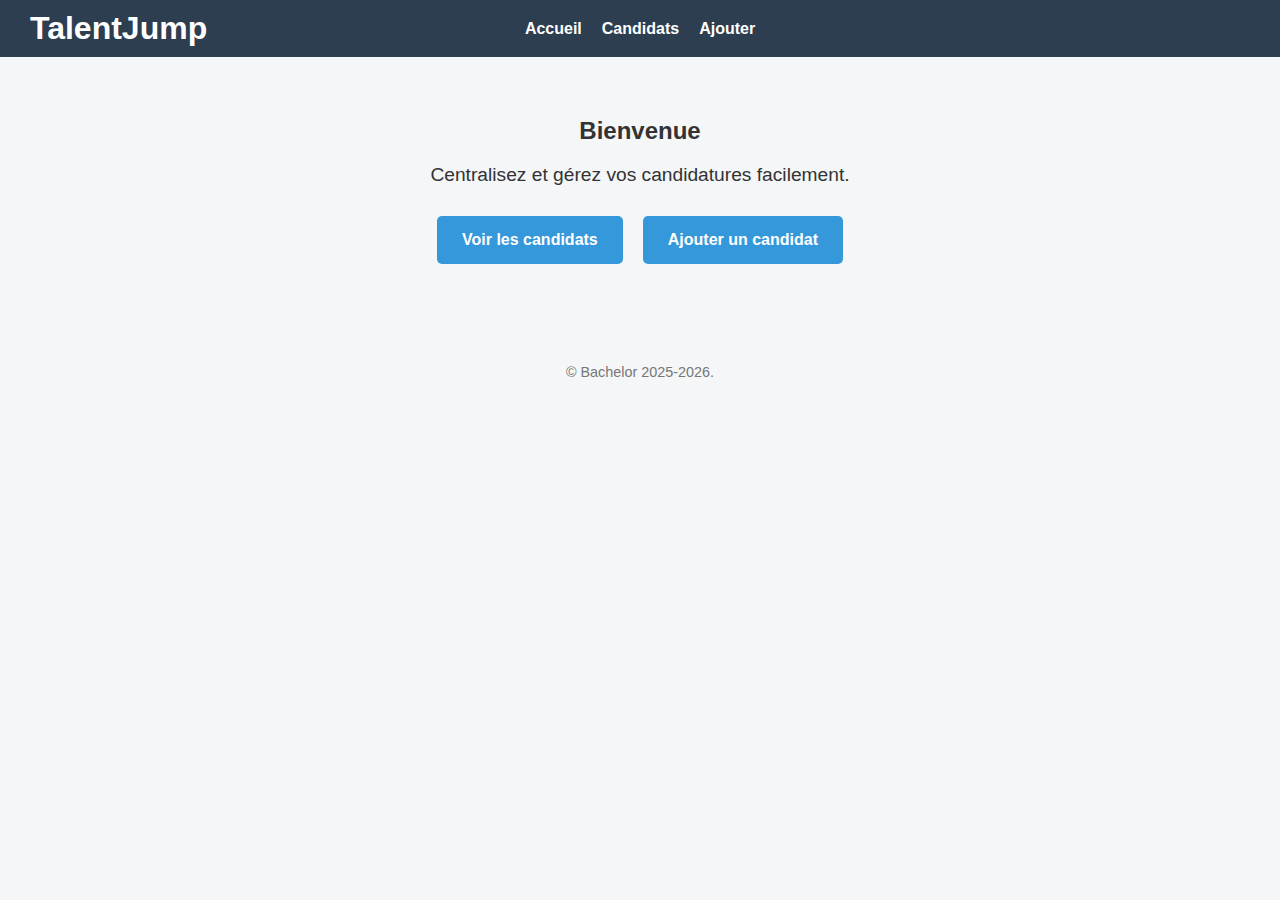
<file: index.html>
<!DOCTYPE html>
<html lang="fr">
<head>
    <meta charset="UTF-8">
    <meta name="viewport" content="width=device-width, initial-scale=1.0">
    <title>TalentJump - Accueil</title>
    <style>
        body {
            font-family: Arial, sans-serif;
            margin: 0;
            padding: 0;
            background-color: #f4f6f8;
            color: #333;
        }

        /* --- NAVBAR --- */
        nav {
            background-color: #2c3e50;
            display: flex;
            align-items: center;
            justify-content: space-between;
            padding: 10px 30px;
            position: sticky;
            top: 0;
        }

        .nav-left {
            flex: 1;
        }

        .nav-center {
            flex: 1;
            display: flex;
            justify-content: center;
        }

        .nav-right {
            flex: 1; /* vide pour équilibrer */
        }

        nav h1 {
            color: white;
            margin: 0;
        }

        nav ul {
            list-style: none;
            display: flex;
            gap: 20px;
            margin: 0;
            padding: 0;
        }

        nav ul li a {
            color: white;
            text-decoration: none;
            font-weight: bold;
            transition: color 0.3s;
        }

        nav ul li a:hover {
            color: #3498db;
        }

        main {
            padding: 40px 20px;
            text-align: center;
        }

        h2 {
            margin-bottom: 10px;
        }

        p {
            font-size: 1.2em;
            margin-bottom: 30px;
        }

        .btn-container {
            display: flex;
            justify-content: center;
            gap: 20px;
            flex-wrap: wrap;
        }

        a.button {
            background-color: #3498db;
            color: white;
            padding: 15px 25px;
            text-decoration: none;
            border-radius: 5px;
            font-weight: bold;
            transition: background-color 0.3s ease;
        }

        a.button:hover {
            background-color: #2980b9;
        }

        footer {
            margin-top: 50px;
            text-align: center;
            font-size: 0.9em;
            color: #777;
            padding: 10px;
        }
    </style>
</head>
<body>
    <!-- NAVIGATION -->
    <nav>
        <div class="nav-left">
            <h1>TalentJump</h1>
        </div>
        <div class="nav-center">
            <ul>
                <li><a href="index.html">Accueil</a></li>
                <li><a href="candidats.html">Candidats</a></li>
                <li><a href="ajouter.html">Ajouter</a></li>
            </ul>
        </div>
        <div class="nav-right"></div>
    </nav>

    <!-- CONTENU -->
    <main>
        <h2>Bienvenue</h2>
        <p>Centralisez et gérez vos candidatures facilement.</p>
        <div class="btn-container">
            <a href="candidats.html" class="button">Voir les candidats</a>
            <a href="ajouter.html" class="button">Ajouter un candidat</a>
        </div>
    </main>

    <!-- PIED DE PAGE -->
    <footer>
        &copy; Bachelor 2025-2026.
    </footer>
</body>
</html>
</file>
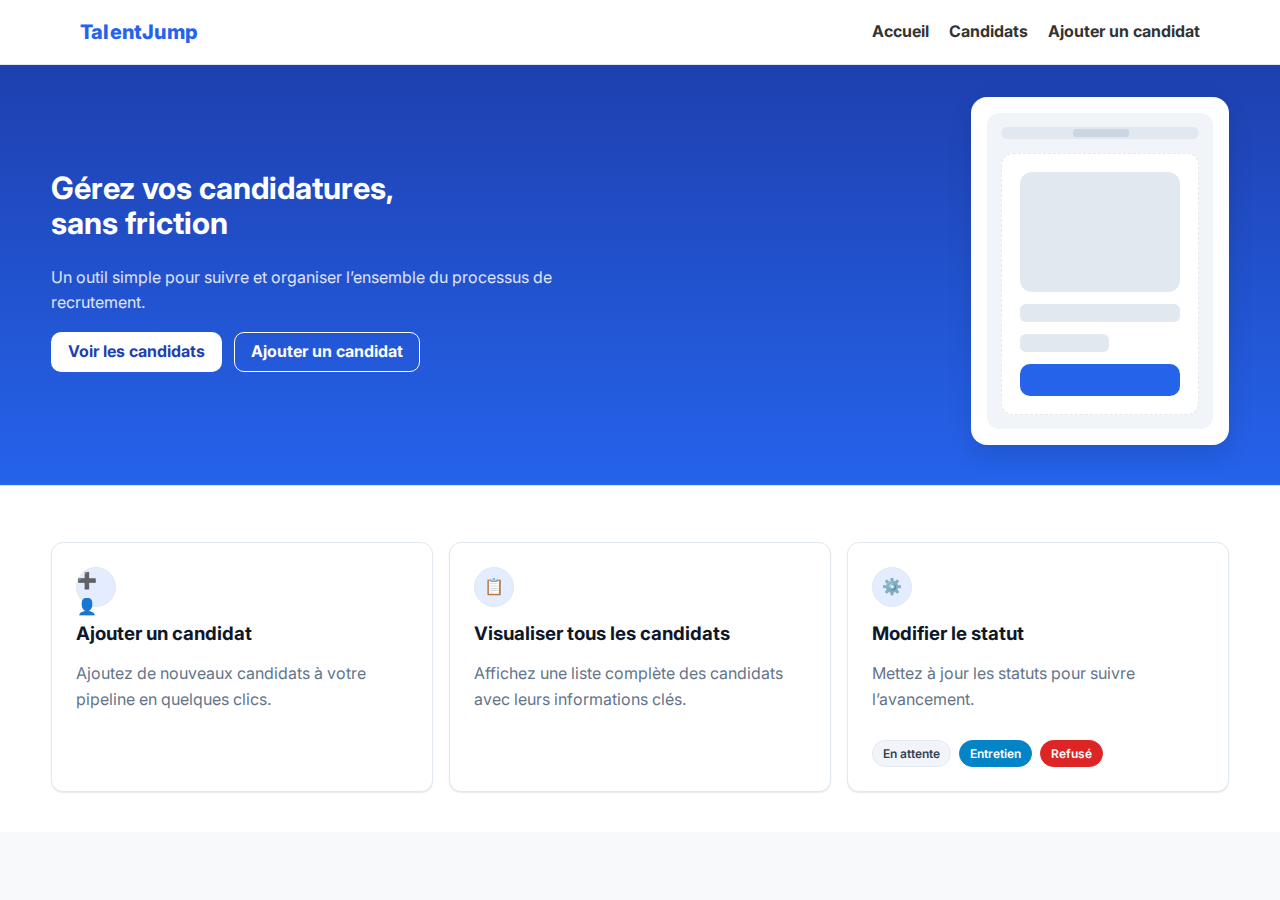
<file: front/index.html>
<!DOCTYPE html>
<!-- Indique au navigateur qu'on utilise le HTML5 moderne -->
<html lang="fr">
  <!-- "lang=fr" aide l'accessibilité (lecteurs d'écran) et le SEO -->
  <head>
    <meta charset="utf-8" />
    <!-- Affichage responsive : largeur = largeur de l'écran, zoom initial 1 -->
    <meta name="viewport" content="width=device-width,initial-scale=1" />
    <title>TalentJump — Gérez vos candidatures, sans friction</title>

    <!-- Import de la police Inter depuis Google Fonts (graisses 400/600/700/800) -->
    <link
      href="https://fonts.googleapis.com/css2?family=Inter:wght@400;600;700;800&display=swap"
      rel="stylesheet"
    />

    <!-- Lien vers ta feuille de style externe.
         Arborescence attendue :
         /index.html
         /css/style.css -->
    <link rel="stylesheet" href="css/style.css" />
  </head>

  <body>
    <!-- ===================== HEADER ===================== -->
    <!-- <header> = zone d'en-tête du site (logo + navigation principale) -->
    <!-- HEADER UNIFIÉ -->
    <header class="site-header">
      <div class="header__inner">
        <a class="brand" href="index.html" aria-label="TalentJump — Accueil"
          >TalentJump</a
        >

        <nav aria-label="Navigation principale">
          <ul class="nav__links">
            <li><a href="index.html">Accueil</a></li>
            <li><a href="candidats.html">Candidats</a></li>
            <li><a href="ajouter.html">Ajouter un candidat</a></li>
          </ul>
        </nav>
      </div>
    </header>

    <!-- ====================== HERO ====================== -->
    <!-- <section> = bloc thématique. Ici : pitch + appels à l'action (CTA). -->
    <section class="hero">
      <!-- Grille 2 colonnes sur desktop, 1 colonne sur mobile (géré en CSS) -->
      <div class="container hero__grid">
        <!-- Colonne gauche : textes -->
        <div>
          <!-- Titre principal. <br> force le retour à la ligne comme sur la maquette -->
          <h1>Gérez vos candidatures,<br />sans friction</h1>

          <!-- Sous-titre en gris plus clair -->
          <p class="hero__subtitle">
            Un outil simple pour suivre et organiser l’ensemble du processus de
            recrutement.
          </p>

          <!-- Deux CTAs : "Voir les candidats" (primaire) et "Ajouter un candidat" (secondaire) -->
          <div class="hero__actions">
            <a class="btn btn--onblue" href="candidats.html"
              >Voir les candidats</a
            >
            <a class="btn btn--outline-onblue" href="ajouter.html"
              >Ajouter un candidat</a
            >
          </div>
        </div>

        <!-- Colonne droite : visuel de démonstration (simple placeholder) -->
        <!-- aria-hidden="true" = décoratif, ignoré par les lecteurs d'écran -->
        <div class="mockup" aria-hidden="true">
          <div class="mockup__window">
            <div class="mockup__bar"></div>
            <div class="mockup__content">
              <!-- Blocs gris qui simulent une capture d'écran d'application -->
              <div class="mockup__block mockup__block--hero"></div>
              <div class="mockup__block mockup__block--line"></div>
              <div class="mockup__block mockup__block--line short"></div>
              <div class="mockup__cta"></div>
            </div>
          </div>
        </div>
      </div>
    </section>

    <!-- =============== FEATURES / CARTES =============== -->
    <!-- id="features" permet au lien #features du header de scroller ici -->
    <section id="features" class="features">
      <div class="container">
        <!-- Grille responsive d'articles/carte (CSS: .grid-cards) -->
        <div class="grid-cards">
          <!-- --------- Carte 1 --------- -->
          <!-- <article> : contenu autonome (titre, texte). Accessibilité améliorée. -->
          <article class="card">
            <!-- Emoji utilisé comme icône. aria-hidden car décoratif -->
            <div class="card__icon" aria-hidden="true"><p>➕👤</p></div>
            <h3 class="card__title">Ajouter un candidat</h3>
            <p>
              Ajoutez de nouveaux candidats à votre pipeline en quelques clics.
            </p>
          </article>

          <!-- --------- Carte 2 --------- -->
          <article class="card">
            <div class="card__icon" aria-hidden="true">📋</div>
            <h3 class="card__title">Visualiser tous les candidats</h3>
            <p>
              Affichez une liste complète des candidats avec leurs informations
              clés.
            </p>
          </article>

          <!-- --------- Carte 3 --------- -->
          <article class="card">
            <div class="card__icon" aria-hidden="true">⚙️</div>
            <h3 class="card__title">Modifier le statut</h3>
            <p>Mettez à jour les statuts pour suivre l’avancement.</p>

            <!-- Petites "pastilles" (chips) pour illustrer les statuts possibles -->
            <div class="chips" aria-label="Exemples de statuts">
              <!-- Les classes chip--pending / --interview / --rejected gèrent les couleurs -->
              <span class="chip chip--pending">En attente</span>
              <span class="chip chip--interview">Entretien</span>
              <span class="chip chip--rejected">Refusé</span>
            </div>
          </article>
        </div>
      </div>
    </section>

    <!-- Espace visuel en bas pour "respirer". 
         Dans un vrai site, remplace par un <footer> avec mentions légales, liens, etc. -->
    <div class="footer-space" aria-hidden="true"></div>
  </body>
</html>
</file>
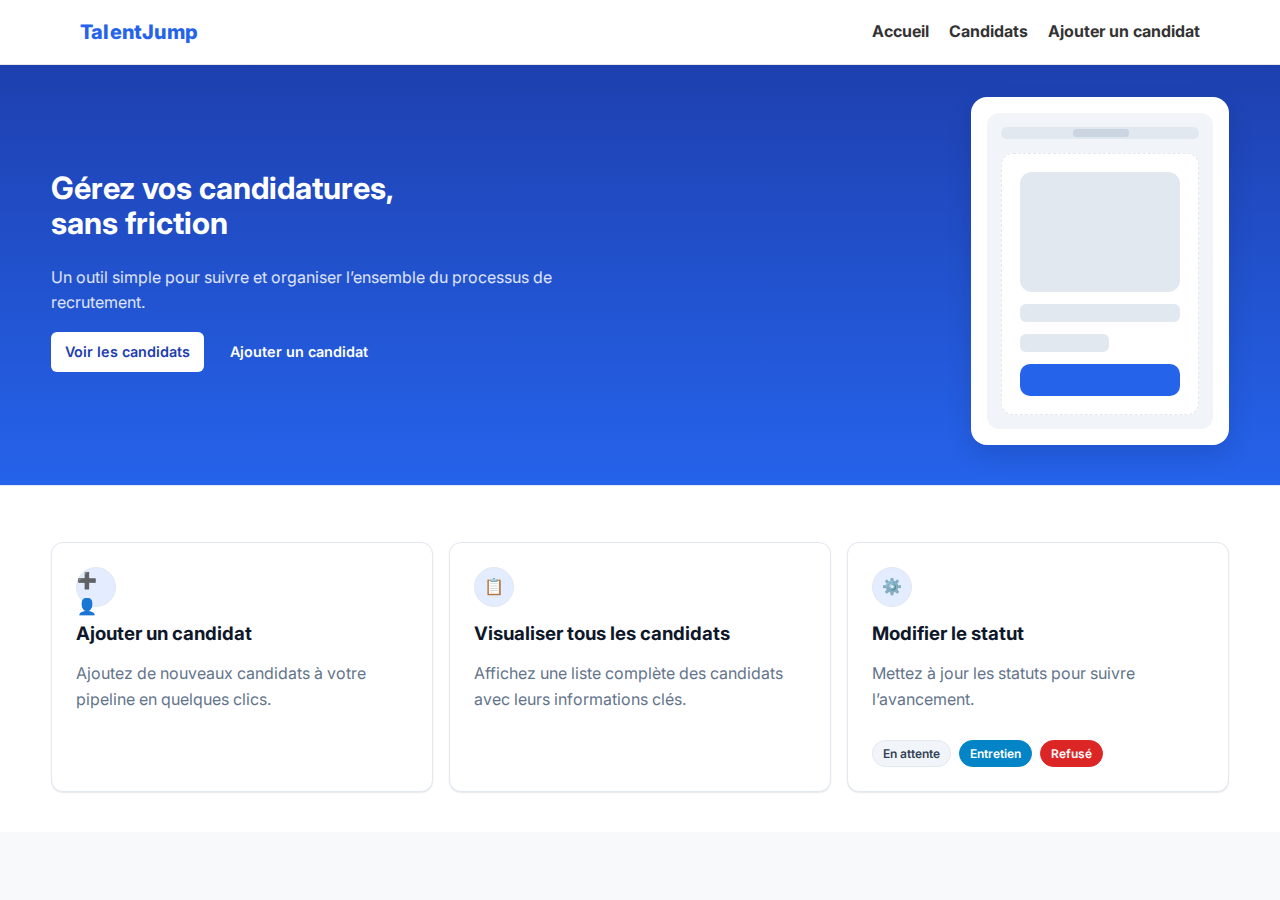
<file: Projet JAVA Complet/web/index.html>
<!DOCTYPE html>
<html lang="fr">
  <head>
    <meta charset="utf-8" />
    <meta name="viewport" content="width=device-width,initial-scale=1" />
    <title>TalentJump — Gérez vos candidatures, sans friction</title>

    <link
      href="https://fonts.googleapis.com/css2?family=Inter:wght@400;600;700;800&display=swap"
      rel="stylesheet"
    />
    <link rel="stylesheet" href="css/style.css" />
  </head>

  <body>
    <!-- ===================== HEADER ===================== -->
    <header class="site-header">
      <div class="header__inner">
        <a class="brand" href="index.html" aria-label="TalentJump — Accueil">
          TalentJump
        </a>

        <nav aria-label="Navigation principale">
          <ul class="nav__links">
            <li><a href="index.html">Accueil</a></li>
            <li><a href="/candidats">Candidats</a></li>
            <li><a href="ajouter.html">Ajouter un candidat</a></li>
          </ul>
        </nav>
      </div>
    </header>

    <!-- ====================== HERO ====================== -->
    <section class="hero">
      <div class="container hero__grid">
        <div>
          <h1>Gérez vos candidatures,<br />sans friction</h1>
          <p class="hero__subtitle">
            Un outil simple pour suivre et organiser l’ensemble du processus de
            recrutement.
          </p>

          <div class="hero__actions">
            <a class="btn btn--onblue" href="/candidats">Voir les candidats</a>
            <a class="btn btn--outline-onblue" href="ajouter.html">
              Ajouter un candidat
            </a>
          </div>
        </div>

        <div class="mockup" aria-hidden="true">
          <div class="mockup__window">
            <div class="mockup__bar"></div>
            <div class="mockup__content">
              <div class="mockup__block mockup__block--hero"></div>
              <div class="mockup__block mockup__block--line"></div>
              <div class="mockup__block mockup__block--line short"></div>
              <div class="mockup__cta"></div>
            </div>
          </div>
        </div>
      </div>
    </section>

    <!-- =============== FEATURES / CARTES =============== -->
    <section id="features" class="features">
      <div class="container">
        <div class="grid-cards">
          <article class="card">
            <div class="card__icon" aria-hidden="true"><p>➕👤</p></div>
            <h3 class="card__title">Ajouter un candidat</h3>
            <p>
              Ajoutez de nouveaux candidats à votre pipeline en quelques clics.
            </p>
          </article>

          <article class="card">
            <div class="card__icon" aria-hidden="true">📋</div>
            <h3 class="card__title">Visualiser tous les candidats</h3>
            <p>
              Affichez une liste complète des candidats avec leurs informations
              clés.
            </p>
          </article>

          <article class="card">
            <div class="card__icon" aria-hidden="true">⚙️</div>
            <h3 class="card__title">Modifier le statut</h3>
            <p>Mettez à jour les statuts pour suivre l’avancement.</p>
            <div class="chips" aria-label="Exemples de statuts">
              <span class="chip chip--pending">En attente</span>
              <span class="chip chip--interview">Entretien</span>
              <span class="chip chip--rejected">Refusé</span>
            </div>
          </article>
        </div>
      </div>
    </section>

    <div class="footer-space" aria-hidden="true"></div>
  </body>
</html>
</file>
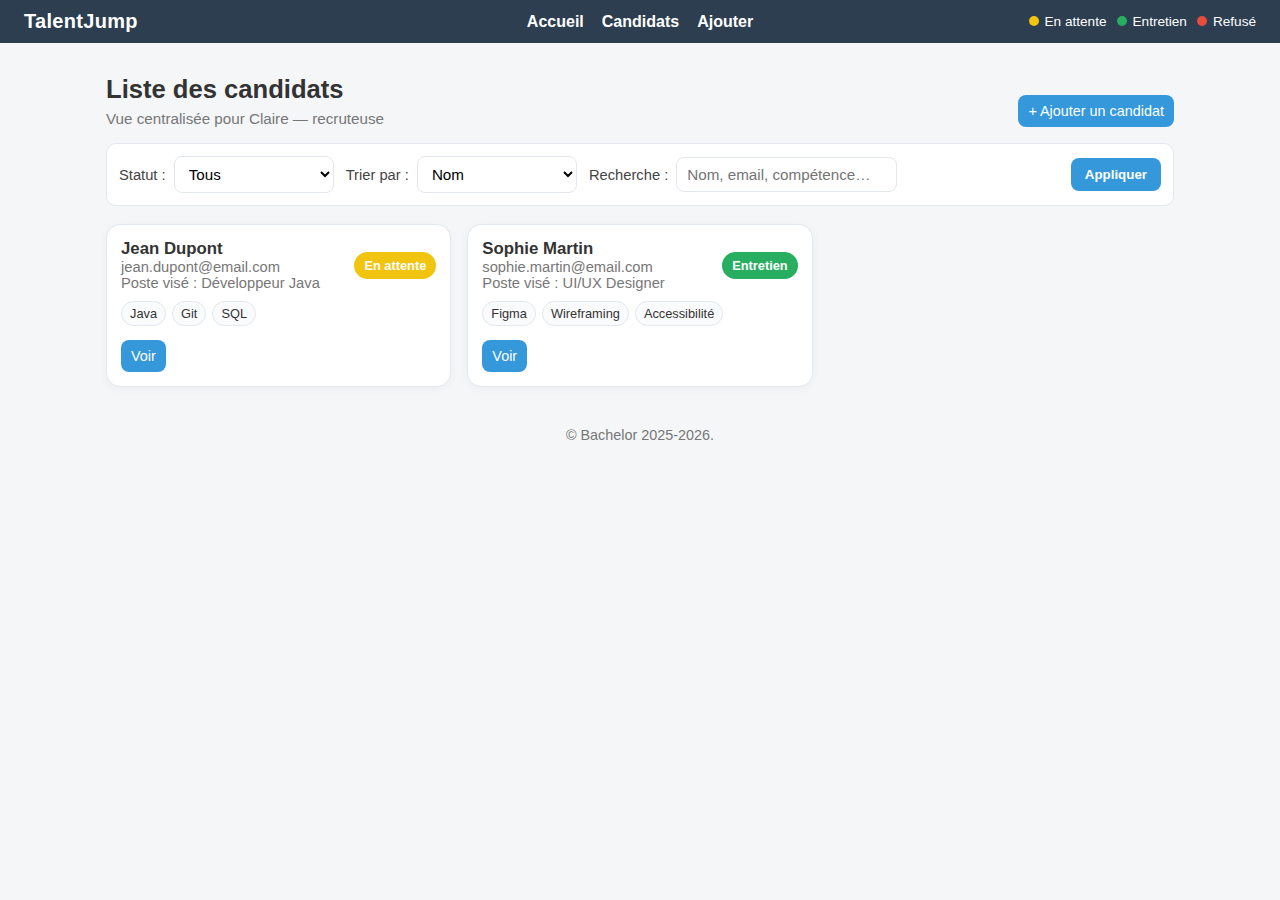
<file: Candidats.html>
<!DOCTYPE html>
<html lang="fr">
<head>
    <meta charset="UTF-8" />
    <meta name="viewport" content="width=device-width, initial-scale=1.0"/>
    <title>TalentJump - Candidats</title>
    <style>
        :root{
            --bg:#f4f6f8;
            --text:#333;
            --muted:#777;
            --brand:#2c3e50;
            --primary:#3498db;
            --primary-dark:#2980b9;
            --card:#ffffff;
            --border:#e3e7ee;

            --stat-wait:#f1c40f;     /* En attente */
            --stat-int:#27ae60;      /* Entretien */
            --stat-ref:#e74c3c;      /* Refusé */
            --stat-ok:#2ecc71;       /* Accepté (si besoin bonus) */
        }

        * { box-sizing: border-box; }
        body{
            margin:0;
            font-family: Arial, Helvetica, sans-serif;
            background:var(--bg);
            color:var(--text);
        }

        /* -------- NAVBAR (titre à gauche, liens centrés) -------- */
        nav{
            background:var(--brand);
            display:flex;
            align-items:center;
            justify-content:space-between;
            gap:16px;
            padding:10px 24px;
            position:sticky;
            top:0;
            z-index:10;
        }
        .nav-left{ flex:1; }
        .nav-center{ flex:1; display:flex; justify-content:center; }
        .nav-right{ flex:1; display:flex; justify-content:flex-end; gap:8px; }

        nav h1{ color:#fff; margin:0; font-size:1.25rem; letter-spacing:.3px; }
        nav ul{
            display:flex; list-style:none; gap:18px; margin:0; padding:0;
        }
        nav a{
            color:#fff; text-decoration:none; font-weight:bold;
        }
        nav a:hover{ color:var(--primary); }

        /* -------- PAGE -------- */
        main{
            max-width:1100px;
            margin:32px auto;
            padding:0 16px 48px;
        }
        .page-head{
            display:flex; align-items:flex-end; justify-content:space-between; gap:16px; margin-bottom:16px;
        }
        .page-head h2{
            margin:0 0 6px 0;
            font-size:1.6rem;
        }
        .meta{
            color:var(--muted); font-size:.95rem;
        }

        /* -------- BARRE DE CONTROLES (statut, tri, recherche) -------- */
        .controls{
            background:var(--card);
            border:1px solid var(--border);
            border-radius:10px;
            padding:12px;
            display:flex; gap:12px; flex-wrap:wrap; align-items:center;
            margin-bottom:18px;
        }
        .controls .group{
            display:flex; gap:8px; align-items:center;
        }
        label{ font-size:.92rem; color:#444; }
        select, input[type="search"]{
            padding:8px 10px;
            border:1px solid var(--border);
            border-radius:8px;
            background:#fff;
            min-width:160px;
            font-size:.95rem;
        }
        .btn{
            background:var(--primary);
            color:#fff;
            border:none;
            border-radius:8px;
            padding:9px 14px;
            font-weight:bold;
            cursor:pointer;
        }
        .btn:hover{ background:var(--primary-dark); }

        /* -------- GRID DE CARTES -------- */
        .grid{
            display:grid;
            grid-template-columns: repeat( auto-fill, minmax(260px, 1fr) );
            gap:16px;
        }
        .card{
            background:var(--card);
            border:1px solid var(--border);
            border-radius:14px;
            padding:14px;
            display:flex; flex-direction:column; gap:10px;
            box-shadow: 0 2px 10px rgba(0,0,0,.04);
        }
        .card-header{
            display:flex; align-items:center; justify-content:space-between; gap:10px;
        }
        .name{
            font-weight:bold; font-size:1.05rem;
        }
        .email, .poste{ color:var(--muted); font-size:.92rem; }
        .badges{
            display:flex; gap:6px; flex-wrap:wrap;
        }
        .badge{
            font-size:.8rem;
            border-radius:999px;
            border:1px solid var(--border);
            padding:4px 8px; background:#fafbfc;
        }
        .status{
            font-size:.8rem; font-weight:bold; color:#fff; border-radius:999px; padding:6px 10px;
        }
        .st-wait{ background:var(--stat-wait); }
        .st-int{ background:var(--stat-int); }
        .st-ref{ background:var(--stat-ref); }
        .st-ok{ background:var(--stat-ok); }

        .card-actions{
            display:flex; gap:8px; margin-top:4px;
        }
        .link{
            text-decoration:none; font-size:.9rem; color:#fff; background:var(--primary);
            padding:8px 10px; border-radius:8px; display:inline-block;
        }
        .link:hover{ background:var(--primary-dark); }

        /* -------- ETAT VIDE -------- */
        .empty{
            text-align:center; color:var(--muted);
            background:#fff; border:1px solid var(--border);
            border-radius:12px; padding:24px; margin-top:8px;
        }

        /* -------- LEGEND -------- */
        .legend{
            display:flex; align-items:center; gap:10px; flex-wrap:wrap;
            color:#fff; font-size:.85rem;
        }
        .dot{ width:10px; height:10px; border-radius:50%; display:inline-block; margin-right:6px; }
        .dot-wait{ background:var(--stat-wait); }
        .dot-int{ background:var(--stat-int); }
        .dot-ref{ background:var(--stat-ref); }
        .dot-ok{ background:var(--stat-ok); }

        footer{
            margin-top:40px; text-align:center; color:var(--muted); font-size:.9rem;
        }

        @media (max-width:600px){
            nav h1{ font-size:1.05rem; }
            .controls{ padding:10px; }
            select, input[type="search"]{ min-width:140px; }
        }
    </style>
</head>
<body>
    <!-- NAVIGATION -->
    <nav>
        <div class="nav-left">
            <h1>TalentJump</h1>
        </div>
        <div class="nav-center">
            <ul>
                <li><a href="index.html">Accueil</a></li>
                <li><a href="candidats.html">Candidats</a></li>
                <li><a href="ajouter.html">Ajouter</a></li>
            </ul>
        </div>
        <div class="nav-right">
            <div class="legend" aria-label="Légende des statuts">
                <span><span class="dot dot-wait"></span>En attente</span>
                <span><span class="dot dot-int"></span>Entretien</span>
                <span><span class="dot dot-ref"></span>Refusé</span>
            </div>
        </div>
    </nav>

    <!-- CONTENU -->
    <main>
        <div class="page-head">
            <div>
                <h2>Liste des candidats</h2>
                <div class="meta">Vue centralisée pour Claire — recruteuse</div>
            </div>
            <div>
                <a class="link" href="ajouter.html">+ Ajouter un candidat</a>
            </div>
        </div>

        <!-- PANNEAU DE CONTRÔLE
             NOTE: Pas de JS ni de serveur imposé. L’application Java peut:
             - Lire les paramètres (ex: ?statut=EN_ATTENTE&tri=nom&recherche=…)
             - Générer un fichier HTML déjà filtré/trié (rapport_candidats.html)
             Ici, on laisse un <form> GET pour cohérence de prototype. -->
        <form class="controls" method="get" action="rapport_candidats.html">
            <div class="group">
                <label for="statut">Statut :</label>
                <select id="statut" name="statut">
                    <option value="">Tous</option>
                    <option value="EN_ATTENTE">En attente</option>
                    <option value="ENTRETIEN">Entretien</option>
                    <option value="REFUSE">Refusé</option>
                    <option value="ACCEPTE">Accepté</option>
                </select>
            </div>
            <div class="group">
                <label for="tri">Trier par :</label>
                <select id="tri" name="tri">
                    <option value="nom">Nom</option>
                    <option value="poste">Poste</option>
                    <option value="statut">Statut</option>
                </select>
            </div>
            <div class="group" style="flex:1; min-width:220px;">
                <label for="q">Recherche :</label>
                <input type="search" id="q" name="q" placeholder="Nom, email, compétence…"/>
            </div>
            <button class="btn" type="submit">Appliquer</button>
        </form>

        <!-- GRID DE CARTES
             ===== MARQUEURS POUR LA GÉNÉRATION JAVA =====
             Remplacer le contenu entre BEGIN/END par les cartes générées
             depuis ArrayList<Candidat> (filtré/trié en Java). -->
        <section class="grid">
            <!-- BEGIN:CANDIDATS -->
            <!-- Exemple de cartes (à remplacer par la génération Java) -->
            <article class="card">
                <div class="card-header">
                    <div>
                        <div class="name">Jean Dupont</div>
                        <div class="email">jean.dupont@email.com</div>
                        <div class="poste">Poste visé : Développeur Java</div>
                    </div>
                    <span class="status st-wait" title="En attente">En attente</span>
                </div>
                <div class="badges">
                    <span class="badge">Java</span>
                    <span class="badge">Git</span>
                    <span class="badge">SQL</span>
                </div>
                <div class="card-actions">
                    <a class="link" href="#">Voir</a>
                </div>
            </article>

            <article class="card">
                <div class="card-header">
                    <div>
                        <div class="name">Sophie Martin</div>
                        <div class="email">sophie.martin@email.com</div>
                        <div class="poste">Poste visé : UI/UX Designer</div>
                    </div>
                    <span class="status st-int" title="Entretien">Entretien</span>
                </div>
                <div class="badges">
                    <span class="badge">Figma</span>
                    <span class="badge">Wireframing</span>
                    <span class="badge">Accessibilité</span>
                </div>
                <div class="card-actions">
                    <a class="link" href="#">Voir</a>
                </div>
            </article>
            <!-- END:CANDIDATS -->
        </section>

        <!-- ETAT VIDE (affiché si aucun candidat) -->
        <!-- Le programme Java peut supprimer toute la section .grid et afficher ce bloc à la place -->
        <!--
        <div class="empty">
            Aucun candidat ne correspond à vos critères.<br/>
            Essayez d’élargir la recherche ou <a href="ajouter.html">ajoutez un candidat</a>.
        </div>
        -->
        <footer>&copy; Bachelor 2025-2026.</footer>
    </main>
</body>
</html>
</file>
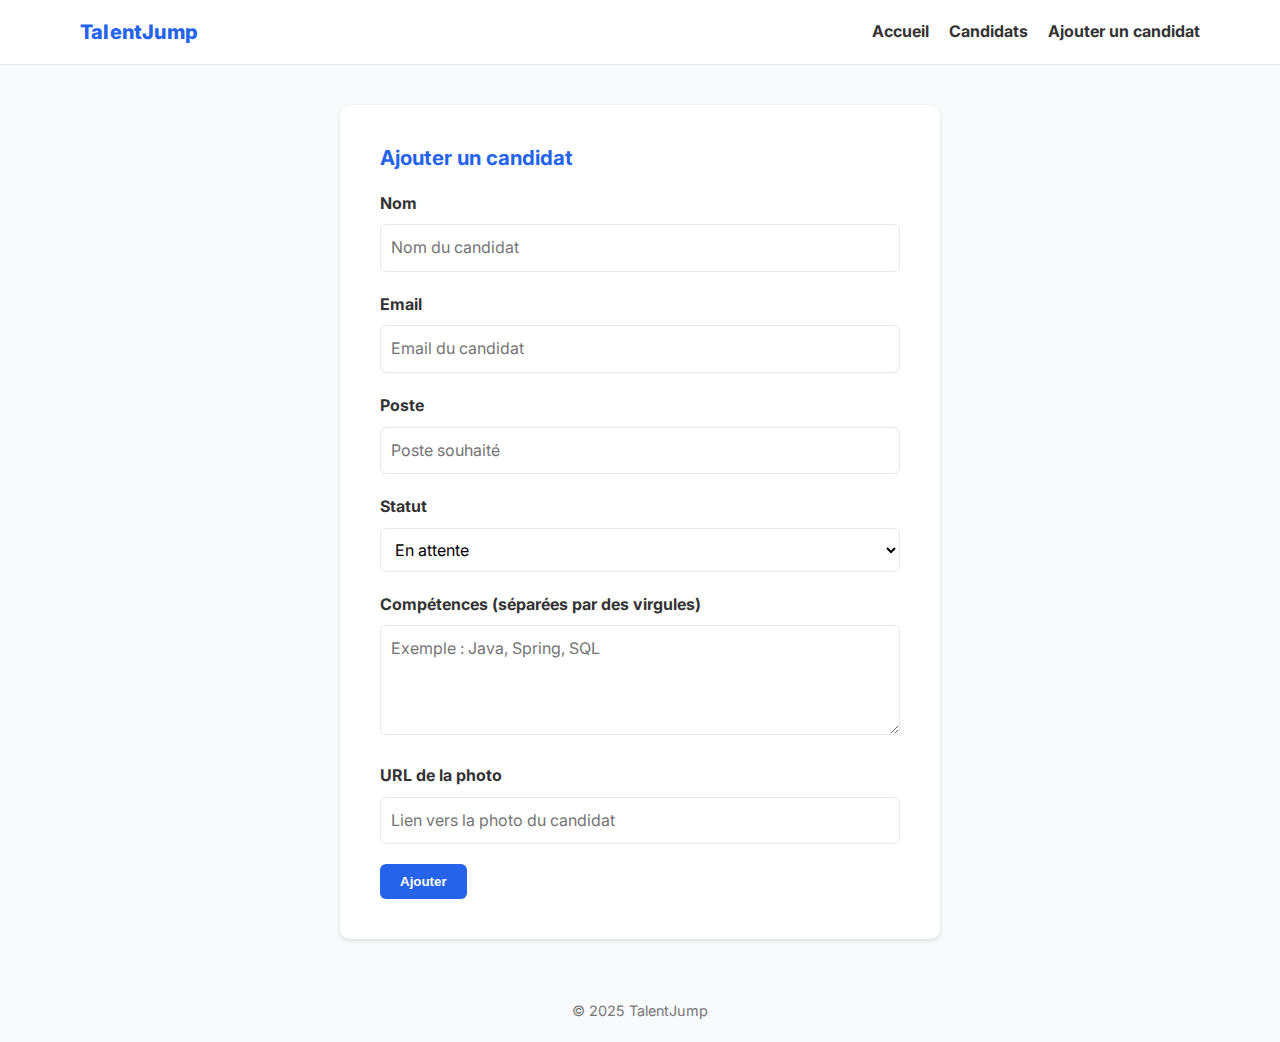
<file: front/Ajouter.html>
<!DOCTYPE html>
<!-- =========================================================================
     FICHIER : ajouter.html
     OBJET   : Page "Ajouter un candidat" (formulaire statique, sans JS)
     STYLE   : Voir css/style.css (header commun + styles du formulaire)
     ======================================================================== -->
<html lang="fr">
  <head>
    <!-- ===================== MÉTA-DONNÉES & HEAD ===================== -->
    <meta charset="UTF-8" />
    <meta name="viewport" content="width=device-width, initial-scale=1.0" />
    <title>TalentJump - Ajouter un candidat</title>

    <!-- Typographie du projet -->
    <link
      href="https://fonts.googleapis.com/css2?family=Inter:wght@400;600;700&display=swap"
      rel="stylesheet"
    />

    <!-- Feuille de styles -->
    <link rel="stylesheet" href="css/style.css" />
  </head>

  <body>
    <!-- =========================== HEADER UNIFIÉ =========================== -->
    <header class="site-header">
      <div class="header__inner">
        <a class="brand" href="index.html" aria-label="TalentJump — Accueil"
          >TalentJump</a
        >
        <nav aria-label="Navigation principale">
          <ul class="nav__links">
            <li><a href="index.html">Accueil</a></li>
            <li><a href="candidats.html">Candidats</a></li>
            <li><a href="ajouter.html">Ajouter un candidat</a></li>
          </ul>
        </nav>
      </div>
    </header>

    <!-- =========================== CONTENU PRINCIPAL ======================= -->
    <main>
      <div class="form-container">
        <h2>Ajouter un candidat</h2>

        <!-- Formulaire statique (pas de JS) -->
        <form>
          <!-- ===== Champ NOM =====
               - "name" sera la clé envoyée au back plus tard (POST).
               - "placeholder" = aide visuelle pour l’utilisateur. -->
          <label for="nom">Nom</label>
          <input
            type="text"
            id="nom"
            name="nom"
            placeholder="Nom du candidat"
            required
          />

          <!-- ===== Champ EMAIL ===== -->
          <label for="email">Email</label>
          <input
            type="email"
            id="email"
            name="email"
            placeholder="Email du candidat"
            required
          />

          <!-- ===== Champ POSTE VISÉ ===== -->
          <label for="poste">Poste</label>
          <input
            type="text"
            id="poste"
            name="poste"
            placeholder="Poste souhaité"
            required
          />

          <!-- ===== Sélecteur de STATUT ===== -->
          <label for="statut">Statut</label>
          <select id="statut" name="statut" required>
            <option value="en-attente">En attente</option>
            <option value="accepte">Accepté</option>
            <option value="refuse">Refusé</option>
          </select>

          <!-- ===== Champ COMPÉTENCES ===== -->
          <label for="skills">Compétences (séparées par des virgules)</label>
          <textarea
            id="skills"
            name="skills"
            placeholder="Exemple : Java, Spring, SQL"
            required
          ></textarea>

          <!-- ===== Champ URL PHOTO ===== -->
          <label for="photo">URL de la photo</label>
          <input
            type="url"
            id="photo"
            name="photo"
            placeholder="Lien vers la photo du candidat"
            required
          />

          <!-- ===== Bouton de soumission ===== -->
          <button type="submit">Ajouter</button>
        </form>
      </div>
    </main>

    <!-- =============================== FOOTER ============================= -->
    <footer>© 2025 TalentJump</footer>
  </body>
</html>
</file>
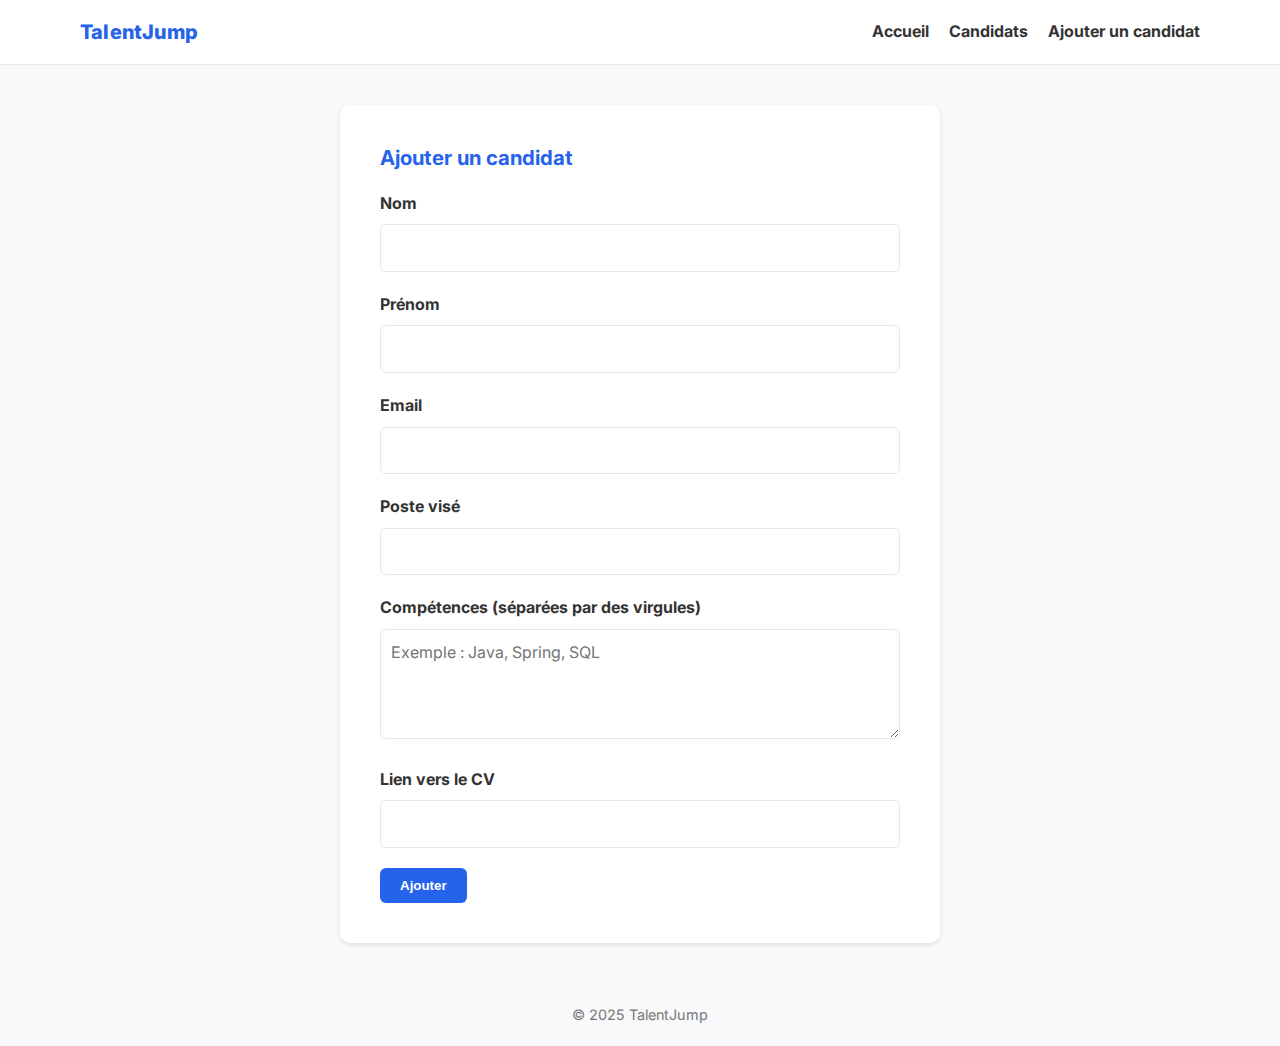
<file: Projet JAVA Complet/web/Ajouter.html>
<!DOCTYPE html>
<html lang="fr">
<head>
  <meta charset="UTF-8" />
  <meta name="viewport" content="width=device-width, initial-scale=1.0" />
  <title>TalentJump - Ajouter un candidat</title>
  <link href="https://fonts.googleapis.com/css2?family=Inter:wght@400;600;700&display=swap" rel="stylesheet" />
  <link rel="stylesheet" href="css/style.css" />
</head>
<body>
  <header class="site-header">
    <div class="header__inner">
      <a class="brand" href="index.html">TalentJump</a>
      <nav>
        <ul class="nav__links">
          <li><a href="index.html">Accueil</a></li>
          <!-- lien corrigé vers la route dynamique -->
          <li><a href="/candidats">Candidats</a></li>
          <li><a href="ajouter.html" class="active">Ajouter un candidat</a></li>
        </ul>
      </nav>
    </div>
  </header>

  <main>
    <div class="form-container">
      <h2>Ajouter un candidat</h2>
      <form action="/ajouter" method="post">
        <label for="lastname">Nom</label>
        <input type="text" id="lastname" name="lastname" required />

        <label for="firstname">Prénom</label>
        <input type="text" id="firstname" name="firstname" required />

        <label for="email">Email</label>
        <input type="email" id="email" name="email" required />

        <label for="targetPosition">Poste visé</label>
        <input type="text" id="targetPosition" name="targetPosition" required />

        <label for="skills">Compétences (séparées par des virgules)</label>
        <textarea id="skills" name="skills" placeholder="Exemple : Java, Spring, SQL" required></textarea>

        <label for="cvLink">Lien vers le CV</label>
        <input type="url" id="cvLink" name="cvLink" required />

        <button type="submit">Ajouter</button>
      </form>
    </div>
  </main>

  <footer>© 2025 TalentJump</footer>
</body>
</html>
</file>
<file: front/css/style.css>
/* =============================================================================
   FICHIER CSS — TalentJump
   BUT : Rassembler styles d’INDEX, styles COMMUNS, CANDIDATS et AJOUTER.
   ⚠️ IMPORTANT CASCADE :
      - Dans un même fichier, les règles écrites **après** peuvent écraser
        celles écrites **avant** (même sélecteur → la dernière l’emporte).
      - Ci-dessous, il y a plusieurs blocs répétés (ex: :root, .brand, header).
        Je signale ces doublons et où agir rapidement en soutenance.
   GUIDE MODIF RAPIDE :
      1) Couleurs/espaces/ombres globaux → variables CSS dans :root
      2) Header/Logo/Nav communs → .site-header, .header__inner, .nav__links
      3) Homepage (INDEX) → "====== Design INDEX ======"
      4) Page Candidats → "SECTION — CANDIDATS"
      5) Page Ajouter → "SECTION — AJOUTER UN CANDIDAT"
   ========================================================================== */


/* ====== Design INDEX ====== */
/* --- Variables (INDEX) : palette + espaces + ombres spécifiques à la home.
   NOTE : Plus bas, d’autres :root redéfinissent aussi des variables communes.
   Si conflit → c’est le :root le PLUS BAS dans le fichier qui gagne. -------- */
:root{
  --primary-600:#2563EB; --primary-700:#1D4ED8;
  --gray-50:#F8FAFC; --gray-100:#F1F5F9; --gray-200:#E2E8F0;
  --gray-300:#CBD5E1; --gray-500:#64748B; --gray-700:#334155; --gray-900:#0F172A;
  --success-600:#16A34A; --warning-600:#D97706; --danger-600:#DC2626;

  --bg:#FFFFFF; --text:#0F172A; --muted:#64748B;

  --radius-card:12px; --radius-ui:10px;
  --shadow-1:0 1px 2px rgba(2,6,23,.06), 0 1px 1px rgba(2,6,23,.04);
  --shadow-2:0 10px 24px rgba(2,6,23,.12);

  --space-1:4px; --space-2:8px; --space-3:12px; --space-4:16px;
  --space-5:24px; --space-6:32px; --space-7:40px;
}

/* ====== Base (INDEX) ====== */
/* Reset léger + typo + conteneur responsive pour la HOME uniquement */
*,*::before,*::after{ box-sizing:border-box; }
body{
  margin:0; background:var(--bg); color:var(--text);
  font-family:"Inter",system-ui,-apple-system,"Segoe UI",Roboto,Arial,sans-serif;
  line-height:1.6; font-size:16px;
}
img{ max-width:100%; height:auto; }
h1{ font-size:clamp(28px,2.4vw,44px); line-height:1.15; margin:0 0 var(--space-5); color:#fff; }
h2{ font-size:clamp(20px,1.6vw,28px); line-height:1.25; margin:0 0 var(--space-3); }
p{ margin:0 0 var(--space-4); color:var(--muted); }
.container{ width:min(1200px,92%); margin-inline:auto; }

/* ====== Header (INDEX, composant local) ======
   ⚠️ Il existe PLUSIEURS styles de header/nav plus bas (communs).
   Ce bloc-ci est SA VERSION INDEX (avec .nav et .brand). */
.site-header{
  position:sticky; top:0; z-index:20; background:#fff;
  border-bottom:1px solid var(--gray-200);
}
.nav{
  display:flex; align-items:center; justify-content:space-between;
  gap:var(--space-4); padding:12px 0;
}
.brand{ font-weight:800; font-size:20px; color:var(--primary-600); letter-spacing:.2px; }
.nav__links{
  display:flex; gap:clamp(8px,2.5vw,28px); align-items:center; flex-wrap:wrap;
}
.nav__link{
  text-decoration:none; color:var(--gray-700); font-weight:600;
  padding:8px 10px; border-radius:8px;
}
.nav__link:focus-visible{ outline:3px solid color-mix(in oklab, var(--primary-600) 30%, transparent); outline-offset:2px; }
.btn{
  display:inline-flex; align-items:center; justify-content:center; gap:8px;
  padding:10px 16px; height:40px; border-radius:10px; border:1px solid transparent;
  font-weight:700; cursor:pointer; text-decoration:none;
}
.btn--primary{ background:var(--primary-600); color:#fff; }
.btn--primary:hover{ background:var(--primary-700); }

/* ====== Hero (INDEX) ====== */
/* Grand bandeau d’intro avec gradient + maquette de capture (mockup). */
.hero{
  background:linear-gradient(0deg, var(--primary-600), var(--primary-700));
  color:#fff; padding:var(--space-6) 0 var(--space-7);
  border-bottom:1px solid var(--gray-200);
}
.hero__grid{
  display:grid; gap:var(--space-6);
  grid-template-columns: 1fr;
}
.hero__subtitle{ color:color-mix(in oklab,#fff 85%, transparent); max-width:56ch; }
.hero__actions{ display:flex; gap:12px; flex-wrap:wrap; margin-top:var(--space-4); }
.btn--onblue{ background:#fff; color:var(--primary-700); }
.btn--onblue:hover{ background:#F0F4FF; }
.btn--outline-onblue{ background:transparent; border:1px solid #fff; color:#fff; }
.btn--outline-onblue:hover{ background:rgba(255,255,255,.08); }

.mockup{
  border-radius:16px; background:#fff; padding:16px; box-shadow:var(--shadow-2);
  max-width:560px; justify-self:end;
}
.mockup__window{ background:var(--gray-100); border-radius:12px; padding:14px; }
.mockup__bar{
  height:12px; border-radius:8px; background:var(--gray-200); margin-bottom:14px; position:relative;
}
.mockup__bar::before, .mockup__bar::after{
  content:""; position:absolute; top:50%; transform:translateY(-50%);
  height:8px; width:56px; border-radius:6px; background:var(--gray-300);
  left:72px;
}
.mockup__content{
  background:#fff; border-radius:12px; border:1px dashed var(--gray-200);
  padding:18px; display:grid; gap:12px;
}
.mockup__block{ height:18px; background:var(--gray-200); border-radius:6px; }
.mockup__block--hero{ height:120px; border-radius:12px; }
.mockup__block--line.short{ width:56%; }
.mockup__cta{ height:32px; width:160px; background:var(--primary-600); border-radius:10px; }

/* Responsive hero grid (INDEX) */
@media (min-width: 900px){
  .hero__grid{ grid-template-columns: 1.1fr 1fr; align-items:center; }
}

/* ====== Features (INDEX) ====== */
.features{ background:#fff; padding:var(--space-7) 0; }
.grid-cards{
  display:grid; gap:var(--space-4);
  grid-template-columns: repeat(auto-fit, minmax(260px, 1fr));
  margin-top:var(--space-4);
}
.card{
  background:#fff; border:1px solid var(--gray-200); border-radius:var(--radius-card);
  padding:var(--space-5); box-shadow:var(--shadow-1);
  display:flex; flex-direction:column; gap:var(--space-3);
}
.card__icon{
  width:40px; height:40px; border-radius:999px;
  background:color-mix(in oklab, var(--primary-600) 12%, #fff);
  display:grid; place-items:center; border:1px solid var(--gray-200);
}
.card__title{ font-weight:700; color:var(--gray-900); margin:0; }
.chips{ display:flex; gap:8px; flex-wrap:wrap; }
.chip{
  display:inline-block; font-size:12px; font-weight:600;
  padding:3px 10px; border-radius:999px; border:1px solid var(--gray-200);
  background:#fff;
}
.chip--pending{ color:var(--gray-700); background:var(--gray-100); }
.chip--interview{ color:#fff; background:#0284C7; border-color:#0284C7; }
.chip--rejected{ color:#fff; background:var(--danger-600); border-color:var(--danger-600); }

/* ====== Footer spacing (INDEX) ====== */
.footer-space{ height:36px; }

/* Focus rings (INDEX) */
a,button{ outline-offset:2px; }
a:focus-visible, .btn:focus-visible{
  outline:3px solid color-mix(in oklab, var(--primary-600) 35%, transparent);
}


/* =========================================================
   BASE COMMUNE + HEADER (pour toutes les pages)
   NOTE : À partir d’ici, on passe aux styles PARTAGÉS. 
         ⚠️ Plusieurs :root → le plus bas « gagne ».
   ========================================================= */
:root{
  --container-max: 1200px;
  --gutter: clamp(16px, 4vw, 40px);
  --primary-600:#2563EB;
  --primary-700:#1E40AF;
  --border:#DDDDDD;
  --bg:#F8F9FB;
  --text:#333333;
}

*{ box-sizing:border-box; }

html, body{
  height:100%;
  margin:0;
  display:flex;
  flex-direction:column;
}
body{
  font-family:"Inter", system-ui, -apple-system, "Segoe UI", Roboto, Arial, sans-serif;
  background-color:var(--bg);
  color:var(--text);
}
main{ flex:1; }

/* Header unifié (toutes pages) : centre le contenu et fixe la hauteur */
.site-header{
  background:#fff;
  border-bottom:1px solid var(--border);
}
.header__inner{
  max-width:var(--container-max);
  margin-inline:auto;                 /* Centre horizontalement */
  padding:12px var(--gutter);
  display:flex;
  align-items:center;
  justify-content:space-between;
  min-height:64px;
}
.brand{
  font-weight:800;
  font-size:20px;
  color:var(--primary-600);
  text-decoration:none;
  line-height:1;
  display:inline-flex;
  align-items:center;
}
.nav__links{
  list-style:none;
  display:flex;
  gap:20px;
  margin:0;
  padding:0;
}
.nav__links a{
  text-decoration:none;
  color:#333;
  font-weight:700;
  padding-block:4px;
}

/* Verrou Header : neutralise bleu/souligné dans TOUS les états
   (utile pour éviter variations selon pages/navigateurs) */
.nav__links a,
.nav__links a:link,
.nav__links a:visited,
.nav__links a:hover,
.nav__links a:focus,
.nav__links a:active,
.nav__links a.active{
  color:#333 !important;
  text-decoration:none !important;
  border:none !important;
  padding-bottom:0 !important;
}

/* Anti flash bleu sur mobile (tap highlight) */
a{ -webkit-tap-highlight-color: transparent; }

/* Footer commun (toutes pages) */
footer{
  text-align:center;
  padding:20px;
  color:#777;
  font-size:.9em;
}

/* Focus visible commun (accessibilité) */
a:focus-visible, button:focus-visible,
input:focus-visible, select:focus-visible, textarea:focus-visible{
  outline:3px solid color-mix(in oklab, var(--primary-600) 35%, transparent);
  outline-offset:2px;
}


/* =========================================================
   SECTION — CANDIDATS (liste & cartes)
   Où modifier rapidement :
     - Espacements filtres → .filters
     - Grille → .candidates (grid-template-columns / gap)
     - Statuts → .status.* (couleurs)
     - Boutons actions → .actions button
   ========================================================= */

/* Barre de filtres (visuel uniquement) */
.filters{
  padding:20px var(--gutter);
  display:flex;
  gap:10px;
  align-items:center;
  background:#fff;
  border-bottom:1px solid var(--border);
}
.filters input,
.filters select{
  padding:10px;
  border:1px solid var(--border);
  border-radius:6px;
  flex:1;
  background:#fff;
  font:inherit;
}

/* Grille des candidats */
.candidates{
  padding:20px var(--gutter);
  display:grid;
  grid-template-columns:repeat(auto-fit, minmax(350px, 1fr));
  gap:20px;
  max-width:var(--container-max);
  margin:0 auto;
}

/* Carte d’un candidat */
.candidate-card{
  background:#fff;
  border:1px solid #E5E7EB;
  border-radius:10px;
  padding:20px;
  display:flex;
  flex-direction:column;
  gap:10px;
}

/* En-tête de carte : avatar + infos + statut */
.candidate-header{
  display:flex;
  align-items:center;
  gap:15px;
}
.candidate-header img{
  width:50px;
  height:50px;
  border-radius:50%;
  object-fit:cover;
}
.candidate-header h3{
  margin:0;
  font-size:1.2em;
}

/* Statuts (changer les couleurs ici) */
.status{
  margin-left:auto;
  padding:4px 10px;
  border-radius:12px;
  font-size:0.8em;
  font-weight:700;
  color:#fff;
}
.status.en-attente{ background-color:#3B82F6; }
.status.refuse    { background-color:#EF4444; }
.status.accepte   { background-color:#10B981; }

/* Tags de compétences */
.skills span{
  background:#F3F4F6;
  color:#374151;
  padding:4px 8px;
  border-radius:6px;
  font-size:0.85em;
  margin:2px;
  display:inline-block;
}

/* Actions (Modifier / Supprimer) */
.actions{
  display:flex;
  justify-content:space-between;
  font-size:0.9em;
  margin-top:10px;
}
.actions button{
  background:none;
  border:1px solid transparent;
  color:var(--primary-600);
  font-weight:700;
  padding:6px 10px;
  border-radius:6px;
  cursor:pointer !important; /* pointeur permanent */
}
.actions button:hover{
  background:#EEF2FF;
  border-color:#E5E7EB;
}
.actions .danger{
  color:#DC2626;
}
.actions .danger:hover{
  background:#FEE2E2;
  border-color:#FECACA;
}


/* =========================================================
   SECTION — AJOUTER UN CANDIDAT (formulaire)
   Où modifier rapidement :
     - Largeur/ombres du bloc → .form-container
     - Hauteur du textarea → .form-container textarea
     - Couleur du bouton → .form-container button / :hover
   ========================================================= */

.form-container{
  background:#fff;
  padding:40px;
  max-width:600px;
  margin:40px auto;
  border-radius:10px;
  box-shadow:0 2px 4px rgba(0,0,0,.1);
}
.form-container h2{
  margin:0 0 20px;
  color:var(--primary-600);
}
.form-container label{
  display:block;
  margin-bottom:8px;
  font-weight:700;
}
.form-container input,
.form-container select,
.form-container textarea{
  width:100%;
  padding:10px;
  margin-bottom:20px;
  border:1px solid var(--border);
  border-radius:6px;
  background:#fff;
  font:inherit;
}
.form-container textarea{
  min-height:110px;
  resize:vertical;
}
.form-container button{
  background-color:var(--primary-600);
  color:#fff;
  padding:10px 20px;
  border:none;
  border-radius:6px;
  cursor:pointer;
  font-weight:700;
}
.form-container button:hover{
  background-color:var(--primary-700);
}


/* -------------------------------------------------------------------------
   ⚠️ BLOC DUPLIQUÉ (GLOBAL) — Redéfinitions plus bas
   Effet : ces :root/body/nav/footer redéfinissent ce qui a été posé plus haut.
   Si tu vois un "comportement étrange", vérifie ces doublons.
   ------------------------------------------------------------------------- */

/* --- STYLES GLOBAUX --- */
:root{
  --primary-600:#2563eb;
  --primary-700:#1e40af;
  --border:#ddd;
  --bg:#f8f9fb;
  --text:#333;
}

*{ box-sizing:border-box; }

body{
  font-family:"Inter", system-ui, -apple-system, "Segoe UI", Roboto, Arial, sans-serif;
  background-color:var(--bg);
  color:var(--text);
  margin:0;
  display:flex;
  flex-direction:column;
  min-height:100vh;
}

main{ flex:1; }

/* --- NAVBAR (ancienne variante) ---
   ⚠️ Cette variante de nav est différente de .site-header/.header__inner.
   Elle peut être ignorée si tu utilises le header unifié partout. */
nav{
  background:#fff;
  padding:15px 40px;
  display:flex;
  justify-content:space-between;
  align-items:center;
  border-bottom:1px solid var(--border);
}
nav h1{ color:var(--primary-600); margin:0; }
nav ul{
  list-style:none; display:flex; gap:20px; margin:0; padding:0;
}
nav ul li a{
  text-decoration:none; color:#333; font-weight:700;
}
nav ul li a.active{
  color:var(--primary-600);
  border-bottom:2px solid var(--primary-600);
  padding-bottom:4px;
}

/* --- FORMULAIRE (duplicata) ---
   Même styles que le bloc "SECTION — AJOUTER UN CANDIDAT". */
.form-container{
  background:#fff;
  padding:40px;
  max-width:600px;
  margin:40px auto;
  border-radius:10px;
  box-shadow:0 2px 4px rgba(0,0,0,.1);
}
.form-container h2{
  margin:0 0 20px; color:var(--primary-600);
}
.form-container label{
  display:block; margin-bottom:8px; font-weight:700;
}
.form-container input,
.form-container select,
.form-container textarea{
  width:100%; padding:10px; margin-bottom:20px;
  border:1px solid var(--border); border-radius:6px; background:#fff;
  font:inherit;
}
.form-container textarea{ min-height:110px; resize:vertical; }

.form-container button{
  background-color:var(--primary-600);
  color:#fff; padding:10px 20px; border:none; border-radius:6px;
  cursor:pointer; font-weight:700;
}
.form-container button:hover{ background-color:var(--primary-700); }

/* --- FOOTER (duplicata) --- */
footer{
  text-align:center; padding:20px; color:#777; font-size:.9em;
}

/* Focus visible (duplicata) */
a:focus-visible, button:focus-visible, input:focus-visible, select:focus-visible, textarea:focus-visible{
  outline:3px solid color-mix(in oklab, var(--primary-600) 35%, transparent);
  outline-offset:2px;
}


/*------------------------------- styles pour toutes les pages --------------------------
  ⚠️ Duplicata de .brand/.nav/.nav__links déjà définis plus haut.
  Le dernier qui s’applique (plus bas) l’emporte si même spécificité.
--------------------------------------------------------------------------------------*/

/* Brand (logo) */
.brand{
  font-family: "Inter", system-ui, -apple-system, "Segoe UI", Roboto, Arial, sans-serif;
  font-weight: 800;
  font-size: 20px;
  color: #2563EB;              /* bleu du projet */
  text-decoration: none;
  display: inline-flex;
  align-items: center;
  gap: 10px;
}
.brand img{ height: 28px; width: auto; display: block; }

/* Nav layout (variante) */
.nav{
  background: #fff;
  padding: 15px 40px;
  display: flex; align-items: center; justify-content: space-between;
  border-bottom: 1px solid #ddd;
}
.nav__links{ list-style: none; display: flex; gap: 20px; margin: 0; padding: 0; }
.nav__links a{ text-decoration: none; color: #333; font-weight: 700; }
.nav__links a.active{ color:#2563EB; border-bottom:2px solid #2563EB; padding-bottom:4px; }

/* ===== Layout constants (encore un duplicata) ===== */
:root{
  --container-max: 1200px;
  --gutter: clamp(16px, 4vw, 40px); /* même marge gauche/droite partout */
  --blue-600:#2563EB;
  --border:#E5E7EB;
}

/* ===== Header unifié (duplicata) ===== */
.site-header{
  background:#fff;
  border-bottom:1px solid var(--border);
}
.header__inner{
  max-width:var(--container-max);
  margin-inline:auto;
  padding:12px var(--gutter);        /* GARDER EXACTEMENT CES PADDINGS */
  display:flex;
  align-items:center;
  justify-content:space-between;
  min-height:64px;
}

/* Logo / marque (duplicata) */
.brand{
  font-family:"Inter", system-ui, -apple-system, "Segoe UI", Roboto, Arial, sans-serif;
  font-weight:800;
  font-size:20px;
  color:var(--blue-600);
  text-decoration:none;
  line-height:1;
  display:inline-flex;
  align-items:center;
}

/* Navigation (duplicata) */
.nav__links{
  list-style:none;
  display:flex;
  gap:20px;
  margin:0;
  padding:0;
}
.nav__links a{
  text-decoration:none;
  color:#333;
  font-weight:700;
  padding-block:4px;
}
.nav__links a[href$="candidats.html"].active,
.nav__links a[href$="ajouter.html"].active{
  /* si tu actives une classe .active sur la page courante */
  color:var(--blue-600);
  border-bottom:2px solid var(--blue-600);
}

/* ===== Neutraliser d'anciens styles qui faisaient bouger le logo =====
   ⚠️ Cette règle écrase TOUT style appliqué à la balise <nav> (pas .nav).
      Elle met padding:0; border:0; background:transparent; 
      Si ton header dépend de <nav> (et pas .site-header/.header__inner), 
      cette ligne peut « supprimer » des styles. */
nav{ padding:0; border:0; background:transparent; }
</file>
<file: Projet JAVA Complet/web/css/style.css>
/* =============================================================================
   FICHIER CSS — TalentJump
   BUT : Rassembler styles d’INDEX, styles COMMUNS, CANDIDATS et AJOUTER.
   ⚠️ IMPORTANT CASCADE :
      - Dans un même fichier, les règles écrites **après** peuvent écraser
        celles écrites **avant** (même sélecteur → la dernière l’emporte).
      - Ci-dessous, il y a plusieurs blocs répétés (ex: :root, .brand, header).
        Je signale ces doublons et où agir rapidement en soutenance.
   GUIDE MODIF RAPIDE :
      1) Couleurs/espaces/ombres globaux → variables CSS dans :root
      2) Header/Logo/Nav communs → .site-header, .header__inner, .nav__links
      3) Homepage (INDEX) → "====== Design INDEX ======"
      4) Page Candidats → "SECTION — CANDIDATS"
      5) Page Ajouter → "SECTION — AJOUTER UN CANDIDAT"
   ========================================================================== */


/* ====== Design INDEX ====== */
/* --- Variables (INDEX) : palette + espaces + ombres spécifiques à la home.
   NOTE : Plus bas, d’autres :root redéfinissent aussi des variables communes.
   Si conflit → c’est le :root le PLUS BAS dans le fichier qui gagne. -------- */
:root{
  --primary-600:#2563EB; --primary-700:#1D4ED8;
  --gray-50:#F8FAFC; --gray-100:#F1F5F9; --gray-200:#E2E8F0;
  --gray-300:#CBD5E1; --gray-500:#64748B; --gray-700:#334155; --gray-900:#0F172A;
  --success-600:#16A34A; --warning-600:#D97706; --danger-600:#DC2626;

  --bg:#FFFFFF; --text:#0F172A; --muted:#64748B;

  --radius-card:12px; --radius-ui:10px;
  --shadow-1:0 1px 2px rgba(2,6,23,.06), 0 1px 1px rgba(2,6,23,.04);
  --shadow-2:0 10px 24px rgba(2,6,23,.12);

  --space-1:4px; --space-2:8px; --space-3:12px; --space-4:16px;
  --space-5:24px; --space-6:32px; --space-7:40px;
}

/* ====== Base (INDEX) ====== */
/* Reset léger + typo + conteneur responsive pour la HOME uniquement */
*,*::before,*::after{ box-sizing:border-box; }
body{
  margin:0; background:var(--bg); color:var(--text);
  font-family:"Inter",system-ui,-apple-system,"Segoe UI",Roboto,Arial,sans-serif;
  line-height:1.6; font-size:16px;
}
img{ max-width:100%; height:auto; }
h1{ font-size:clamp(28px,2.4vw,44px); line-height:1.15; margin:0 0 var(--space-5); color:#fff; }
h2{ font-size:clamp(20px,1.6vw,28px); line-height:1.25; margin:0 0 var(--space-3); }
p{ margin:0 0 var(--space-4); color:var(--muted); }
.container{ width:min(1200px,92%); margin-inline:auto; }

/* ====== Header (INDEX, composant local) ======
   ⚠️ Il existe PLUSIEURS styles de header/nav plus bas (communs).
   Ce bloc-ci est SA VERSION INDEX (avec .nav et .brand). */
.site-header{
  position:sticky; top:0; z-index:20; background:#fff;
  border-bottom:1px solid var(--gray-200);
}
.nav{
  display:flex; align-items:center; justify-content:space-between;
  gap:var(--space-4); padding:12px 0;
}
.brand{ font-weight:800; font-size:20px; color:var(--primary-600); letter-spacing:.2px; }
.nav__links{
  display:flex; gap:clamp(8px,2.5vw,28px); align-items:center; flex-wrap:wrap;
}
.nav__link{
  text-decoration:none; color:var(--gray-700); font-weight:600;
  padding:8px 10px; border-radius:8px;
}
.nav__link:focus-visible{ outline:3px solid color-mix(in oklab, var(--primary-600) 30%, transparent); outline-offset:2px; }
.btn{
  display:inline-flex; align-items:center; justify-content:center; gap:8px;
  padding:10px 16px; height:40px; border-radius:10px; border:1px solid transparent;
  font-weight:700; cursor:pointer; text-decoration:none;
}
.btn--primary{ background:var(--primary-600); color:#fff; }
.btn--primary:hover{ background:var(--primary-700); }

/* ====== Hero (INDEX) ====== */
/* Grand bandeau d’intro avec gradient + maquette de capture (mockup). */
.hero{
  background:linear-gradient(0deg, var(--primary-600), var(--primary-700));
  color:#fff; padding:var(--space-6) 0 var(--space-7);
  border-bottom:1px solid var(--gray-200);
}
.hero__grid{
  display:grid; gap:var(--space-6);
  grid-template-columns: 1fr;
}
.hero__subtitle{ color:color-mix(in oklab,#fff 85%, transparent); max-width:56ch; }
.hero__actions{ display:flex; gap:12px; flex-wrap:wrap; margin-top:var(--space-4); }
.btn--onblue{ background:#fff; color:var(--primary-700); }
.btn--onblue:hover{ background:#F0F4FF; }
.btn--outline-onblue{ background:transparent; border:1px solid #fff; color:#fff; }
.btn--outline-onblue:hover{ background:rgba(255,255,255,.08); }

.mockup{
  border-radius:16px; background:#fff; padding:16px; box-shadow:var(--shadow-2);
  max-width:560px; justify-self:end;
}
.mockup__window{ background:var(--gray-100); border-radius:12px; padding:14px; }
.mockup__bar{
  height:12px; border-radius:8px; background:var(--gray-200); margin-bottom:14px; position:relative;
}
.mockup__bar::before, .mockup__bar::after{
  content:""; position:absolute; top:50%; transform:translateY(-50%);
  height:8px; width:56px; border-radius:6px; background:var(--gray-300);
  left:72px;
}
.mockup__content{
  background:#fff; border-radius:12px; border:1px dashed var(--gray-200);
  padding:18px; display:grid; gap:12px;
}
.mockup__block{ height:18px; background:var(--gray-200); border-radius:6px; }
.mockup__block--hero{ height:120px; border-radius:12px; }
.mockup__block--line.short{ width:56%; }
.mockup__cta{ height:32px; width:160px; background:var(--primary-600); border-radius:10px; }

/* Responsive hero grid (INDEX) */
@media (min-width: 900px){
  .hero__grid{ grid-template-columns: 1.1fr 1fr; align-items:center; }
}

/* ====== Features (INDEX) ====== */
.features{ background:#fff; padding:var(--space-7) 0; }
.grid-cards{
  display:grid; gap:var(--space-4);
  grid-template-columns: repeat(auto-fit, minmax(260px, 1fr));
  margin-top:var(--space-4);
}
.card{
  background:#fff; border:1px solid var(--gray-200); border-radius:var(--radius-card);
  padding:var(--space-5); box-shadow:var(--shadow-1);
  display:flex; flex-direction:column; gap:var(--space-3);
}
.card__icon{
  width:40px; height:40px; border-radius:999px;
  background:color-mix(in oklab, var(--primary-600) 12%, #fff);
  display:grid; place-items:center; border:1px solid var(--gray-200);
}
.card__title{ font-weight:700; color:var(--gray-900); margin:0; }
.chips{ display:flex; gap:8px; flex-wrap:wrap; }
.chip{
  display:inline-block; font-size:12px; font-weight:600;
  padding:3px 10px; border-radius:999px; border:1px solid var(--gray-200);
  background:#fff;
}
.chip--pending{ color:var(--gray-700); background:var(--gray-100); }
.chip--interview{ color:#fff; background:#0284C7; border-color:#0284C7; }
.chip--rejected{ color:#fff; background:var(--danger-600); border-color:var(--danger-600); }

/* ====== Footer spacing (INDEX) ====== */
.footer-space{ height:36px; }

/* Focus rings (INDEX) */
a,button{ outline-offset:2px; }
a:focus-visible, .btn:focus-visible{
  outline:3px solid color-mix(in oklab, var(--primary-600) 35%, transparent);
}


/* =========================================================
   BASE COMMUNE + HEADER (pour toutes les pages)
   NOTE : À partir d’ici, on passe aux styles PARTAGÉS. 
         ⚠️ Plusieurs :root → le plus bas « gagne ».
   ========================================================= */
:root{
  --container-max: 1200px;
  --gutter: clamp(16px, 4vw, 40px);
  --primary-600:#2563EB;
  --primary-700:#1E40AF;
  --border:#DDDDDD;
  --bg:#F8F9FB;
  --text:#333333;
}

*{ box-sizing:border-box; }

html, body{
  height:100%;
  margin:0;
  display:flex;
  flex-direction:column;
}
body{
  font-family:"Inter", system-ui, -apple-system, "Segoe UI", Roboto, Arial, sans-serif;
  background-color:var(--bg);
  color:var(--text);
}
main{ flex:1; }

/* Header unifié (toutes pages) : centre le contenu et fixe la hauteur */
.site-header{
  background:#fff;
  border-bottom:1px solid var(--border);
}
.header__inner{
  max-width:var(--container-max);
  margin-inline:auto;                 /* Centre horizontalement */
  padding:12px var(--gutter);
  display:flex;
  align-items:center;
  justify-content:space-between;
  min-height:64px;
}
.brand{
  font-weight:800;
  font-size:20px;
  color:var(--primary-600);
  text-decoration:none;
  line-height:1;
  display:inline-flex;
  align-items:center;
}
.nav__links{
  list-style:none;
  display:flex;
  gap:20px;
  margin:0;
  padding:0;
}
.nav__links a{
  text-decoration:none;
  color:#333;
  font-weight:700;
  padding-block:4px;
}

/* Verrou Header : neutralise bleu/souligné dans TOUS les états
   (utile pour éviter variations selon pages/navigateurs) */
.nav__links a,
.nav__links a:link,
.nav__links a:visited,
.nav__links a:hover,
.nav__links a:focus,
.nav__links a:active,
.nav__links a.active{
  color:#333 !important;
  text-decoration:none !important;
  border:none !important;
  padding-bottom:0 !important;
}

/* Anti flash bleu sur mobile (tap highlight) */
a{ -webkit-tap-highlight-color: transparent; }

/* Footer commun (toutes pages) */
footer{
  text-align:center;
  padding:20px;
  color:#777;
  font-size:.9em;
}

/* Focus visible commun (accessibilité) */
a:focus-visible, button:focus-visible,
input:focus-visible, select:focus-visible, textarea:focus-visible{
  outline:3px solid color-mix(in oklab, var(--primary-600) 35%, transparent);
  outline-offset:2px;
}


/* =========================================================
   SECTION — CANDIDATS (liste & cartes)
   Où modifier rapidement :
     - Espacements filtres → .filters
     - Grille → .candidates (grid-template-columns / gap)
     - Statuts → .status.* (couleurs)
     - Boutons actions → .actions button
   ========================================================= */

/* Barre de filtres (visuel uniquement) */
.filters{
  padding:20px var(--gutter);
  display:flex;
  gap:10px;
  align-items:center;
  background:#fff;
  border-bottom:1px solid var(--border);
}
.filters input,
.filters select{
  padding:10px;
  border:1px solid var(--border);
  border-radius:6px;
  flex:1;
  background:#fff;
  font:inherit;
}

/* Grille des candidats */
.candidates{
  padding:20px var(--gutter);
  display:grid;
  grid-template-columns:repeat(auto-fit, minmax(350px, 1fr));
  gap:20px;
  max-width:var(--container-max);
  margin:0 auto;
}

/* Carte d’un candidat */
.candidate-card{
  background:#fff;
  border:1px solid #E5E7EB;
  border-radius:10px;
  padding:20px;
  display:flex;
  flex-direction:column;
  gap:10px;
}

/* En-tête de carte : avatar + infos + statut */
.candidate-header{
  display:flex;
  align-items:center;
  gap:15px;
}
.candidate-header img{
  width:50px;
  height:50px;
  border-radius:50%;
  object-fit:cover;
}
.candidate-header h3{
  margin:0;
  font-size:1.2em;
}

/* Statuts (changer les couleurs ici) */
.status{
  margin-left:auto;
  padding:4px 10px;
  border-radius:12px;
  font-size:0.8em;
  font-weight:700;
  color:#fff;
}
.status.en-attente{ background-color:#3B82F6; }
.status.refuse    { background-color:#EF4444; }
.status.accepte   { background-color:#10B981; }

/* Tags de compétences */
.skills span{
  background:#F3F4F6;
  color:#374151;
  padding:4px 8px;
  border-radius:6px;
  font-size:0.85em;
  margin:2px;
  display:inline-block;
}

/* Actions (Modifier / Supprimer) */
.actions{
  display:flex;
  justify-content:space-between;
  font-size:0.9em;
  margin-top:10px;
}
.actions button{
  background:none;
  border:1px solid transparent;
  color:var(--primary-600);
  font-weight:700;
  padding:6px 10px;
  border-radius:6px;
  cursor:pointer !important; /* pointeur permanent */
}
.actions button:hover{
  background:#EEF2FF;
  border-color:#E5E7EB;
}
.actions .danger{
  color:#DC2626;
}
.actions .danger:hover{
  background:#FEE2E2;
  border-color:#FECACA;
}


/* =========================================================
   SECTION — AJOUTER UN CANDIDAT (formulaire)
   Où modifier rapidement :
     - Largeur/ombres du bloc → .form-container
     - Hauteur du textarea → .form-container textarea
     - Couleur du bouton → .form-container button / :hover
   ========================================================= */

.form-container{
  background:#fff;
  padding:40px;
  max-width:600px;
  margin:40px auto;
  border-radius:10px;
  box-shadow:0 2px 4px rgba(0,0,0,.1);
}
.form-container h2{
  margin:0 0 20px;
  color:var(--primary-600);
}
.form-container label{
  display:block;
  margin-bottom:8px;
  font-weight:700;
}
.form-container input,
.form-container select,
.form-container textarea{
  width:100%;
  padding:10px;
  margin-bottom:20px;
  border:1px solid var(--border);
  border-radius:6px;
  background:#fff;
  font:inherit;
}
.form-container textarea{
  min-height:110px;
  resize:vertical;
}
.form-container button{
  background-color:var(--primary-600);
  color:#fff;
  padding:10px 20px;
  border:none;
  border-radius:6px;
  cursor:pointer;
  font-weight:700;
}
.form-container button:hover{
  background-color:var(--primary-700);
}


/* -------------------------------------------------------------------------
   ⚠️ BLOC DUPLIQUÉ (GLOBAL) — Redéfinitions plus bas
   Effet : ces :root/body/nav/footer redéfinissent ce qui a été posé plus haut.
   Si tu vois un "comportement étrange", vérifie ces doublons.
   ------------------------------------------------------------------------- */

/* --- STYLES GLOBAUX --- */
:root{
  --primary-600:#2563eb;
  --primary-700:#1e40af;
  --border:#ddd;
  --bg:#f8f9fb;
  --text:#333;
}

*{ box-sizing:border-box; }

body{
  font-family:"Inter", system-ui, -apple-system, "Segoe UI", Roboto, Arial, sans-serif;
  background-color:var(--bg);
  color:var(--text);
  margin:0;
  display:flex;
  flex-direction:column;
  min-height:100vh;
}

main{ flex:1; }

/* --- NAVBAR (ancienne variante) ---
   ⚠️ Cette variante de nav est différente de .site-header/.header__inner.
   Elle peut être ignorée si tu utilises le header unifié partout. */
nav{
  background:#fff;
  padding:15px 40px;
  display:flex;
  justify-content:space-between;
  align-items:center;
  border-bottom:1px solid var(--border);
}
nav h1{ color:var(--primary-600); margin:0; }
nav ul{
  list-style:none; display:flex; gap:20px; margin:0; padding:0;
}
nav ul li a{
  text-decoration:none; color:#333; font-weight:700;
}
nav ul li a.active{
  color:var(--primary-600);
  border-bottom:2px solid var(--primary-600);
  padding-bottom:4px;
}

/* --- FORMULAIRE (duplicata) ---
   Même styles que le bloc "SECTION — AJOUTER UN CANDIDAT". */
.form-container{
  background:#fff;
  padding:40px;
  max-width:600px;
  margin:40px auto;
  border-radius:10px;
  box-shadow:0 2px 4px rgba(0,0,0,.1);
}
.form-container h2{
  margin:0 0 20px; color:var(--primary-600);
}
.form-container label{
  display:block; margin-bottom:8px; font-weight:700;
}
.form-container input,
.form-container select,
.form-container textarea{
  width:100%; padding:10px; margin-bottom:20px;
  border:1px solid var(--border); border-radius:6px; background:#fff;
  font:inherit;
}
.form-container textarea{ min-height:110px; resize:vertical; }

.form-container button{
  background-color:var(--primary-600);
  color:#fff; padding:10px 20px; border:none; border-radius:6px;
  cursor:pointer; font-weight:700;
}
.form-container button:hover{ background-color:var(--primary-700); }

/* --- FOOTER (duplicata) --- */
footer{
  text-align:center; padding:20px; color:#777; font-size:.9em;
}

/* Focus visible (duplicata) */
a:focus-visible, button:focus-visible, input:focus-visible, select:focus-visible, textarea:focus-visible{
  outline:3px solid color-mix(in oklab, var(--primary-600) 35%, transparent);
  outline-offset:2px;
}


/*------------------------------- styles pour toutes les pages --------------------------
  ⚠️ Duplicata de .brand/.nav/.nav__links déjà définis plus haut.
  Le dernier qui s’applique (plus bas) l’emporte si même spécificité.
--------------------------------------------------------------------------------------*/

/* Brand (logo) */
.brand{
  font-family: "Inter", system-ui, -apple-system, "Segoe UI", Roboto, Arial, sans-serif;
  font-weight: 800;
  font-size: 20px;
  color: #2563EB;              /* bleu du projet */
  text-decoration: none;
  display: inline-flex;
  align-items: center;
  gap: 10px;
}
.brand img{ height: 28px; width: auto; display: block; }

/* Nav layout (variante) */
.nav{
  background: #fff;
  padding: 15px 40px;
  display: flex; align-items: center; justify-content: space-between;
  border-bottom: 1px solid #ddd;
}
.nav__links{ list-style: none; display: flex; gap: 20px; margin: 0; padding: 0; }
.nav__links a{ text-decoration: none; color: #333; font-weight: 700; }
.nav__links a.active{ color:#2563EB; border-bottom:2px solid #2563EB; padding-bottom:4px; }

/* ===== Layout constants (encore un duplicata) ===== */
:root{
  --container-max: 1200px;
  --gutter: clamp(16px, 4vw, 40px); /* même marge gauche/droite partout */
  --blue-600:#2563EB;
  --border:#E5E7EB;
}

/* ===== Header unifié (duplicata) ===== */
.site-header{
  background:#fff;
  border-bottom:1px solid var(--border);
}
.header__inner{
  max-width:var(--container-max);
  margin-inline:auto;
  padding:12px var(--gutter);        /* GARDER EXACTEMENT CES PADDINGS */
  display:flex;
  align-items:center;
  justify-content:space-between;
  min-height:64px;
}

/* Logo / marque (duplicata) */
.brand{
  font-family:"Inter", system-ui, -apple-system, "Segoe UI", Roboto, Arial, sans-serif;
  font-weight:800;
  font-size:20px;
  color:var(--blue-600);
  text-decoration:none;
  line-height:1;
  display:inline-flex;
  align-items:center;
}

/* Navigation (duplicata) */
.nav__links{
  list-style:none;
  display:flex;
  gap:20px;
  margin:0;
  padding:0;
}
.nav__links a{
  text-decoration:none;
  color:#333;
  font-weight:700;
  padding-block:4px;
}
.nav__links a[href$="candidats.html"].active,
.nav__links a[href$="ajouter.html"].active{
  /* si tu actives une classe .active sur la page courante */
  color:var(--blue-600);
  border-bottom:2px solid var(--blue-600);
}

/* ===== Neutraliser d'anciens styles qui faisaient bouger le logo =====
   ⚠️ Cette règle écrase TOUT style appliqué à la balise <nav> (pas .nav).
      Elle met padding:0; border:0; background:transparent; 
      Si ton header dépend de <nav> (et pas .site-header/.header__inner), 
      cette ligne peut « supprimer » des styles. */
nav{ padding:0; border:0; background:transparent; }

/* =========================
   Styles avatars & boutons
   ========================= */

/* Avatar avec initiales ou photo */
.candidate-avatar {
  width: 60px;
  height: 60px;
  border-radius: 50%;
  overflow: hidden;
  display: flex;
  align-items: center;
  justify-content: center;
  font-weight: 700;
  font-size: 1.1rem;
  text-transform: uppercase;
  background-color: #4cafef; /* Couleur de fond si pas de photo */
  color: white;
}

/* Si c'est une image */
.candidate-avatar img {
  width: 100%;
  height: 100%;
  object-fit: cover;
}

/* Boutons génériques */
.btn {
  display: inline-block;
  padding: 8px 14px;
  border-radius: 6px;
  font-size: 0.9rem;
  font-weight: 600;
  text-decoration: none;
  border: none;
  cursor: pointer;
  transition: background-color 0.2s ease, transform 0.1s ease;
}

/* Effet hover commun */
.btn:hover {
  transform: translateY(-1px);
}

/* Bouton CV */
.btn-cv {
  background-color: #4cafef;
  color: white;
}
.btn-cv:hover {
  background-color: #3a9bdc;
}

/* Bouton statut */
.btn-status {
  background-color: #4caf50;
  color: white;
}
.btn-status:hover {
  background-color: #3e8e41;
}

/* Bouton suppression */
.btn-delete {
  background-color: #f44336;
  color: white;
}
.btn-delete:hover {
  background-color: #d32f2f;
}

/* Sélecteur de statut */
.status-select {
  padding: 6px 10px;
  border-radius: 4px;
  border: 1px solid #ccc;
  font-size: 0.9rem;
}
</file>
